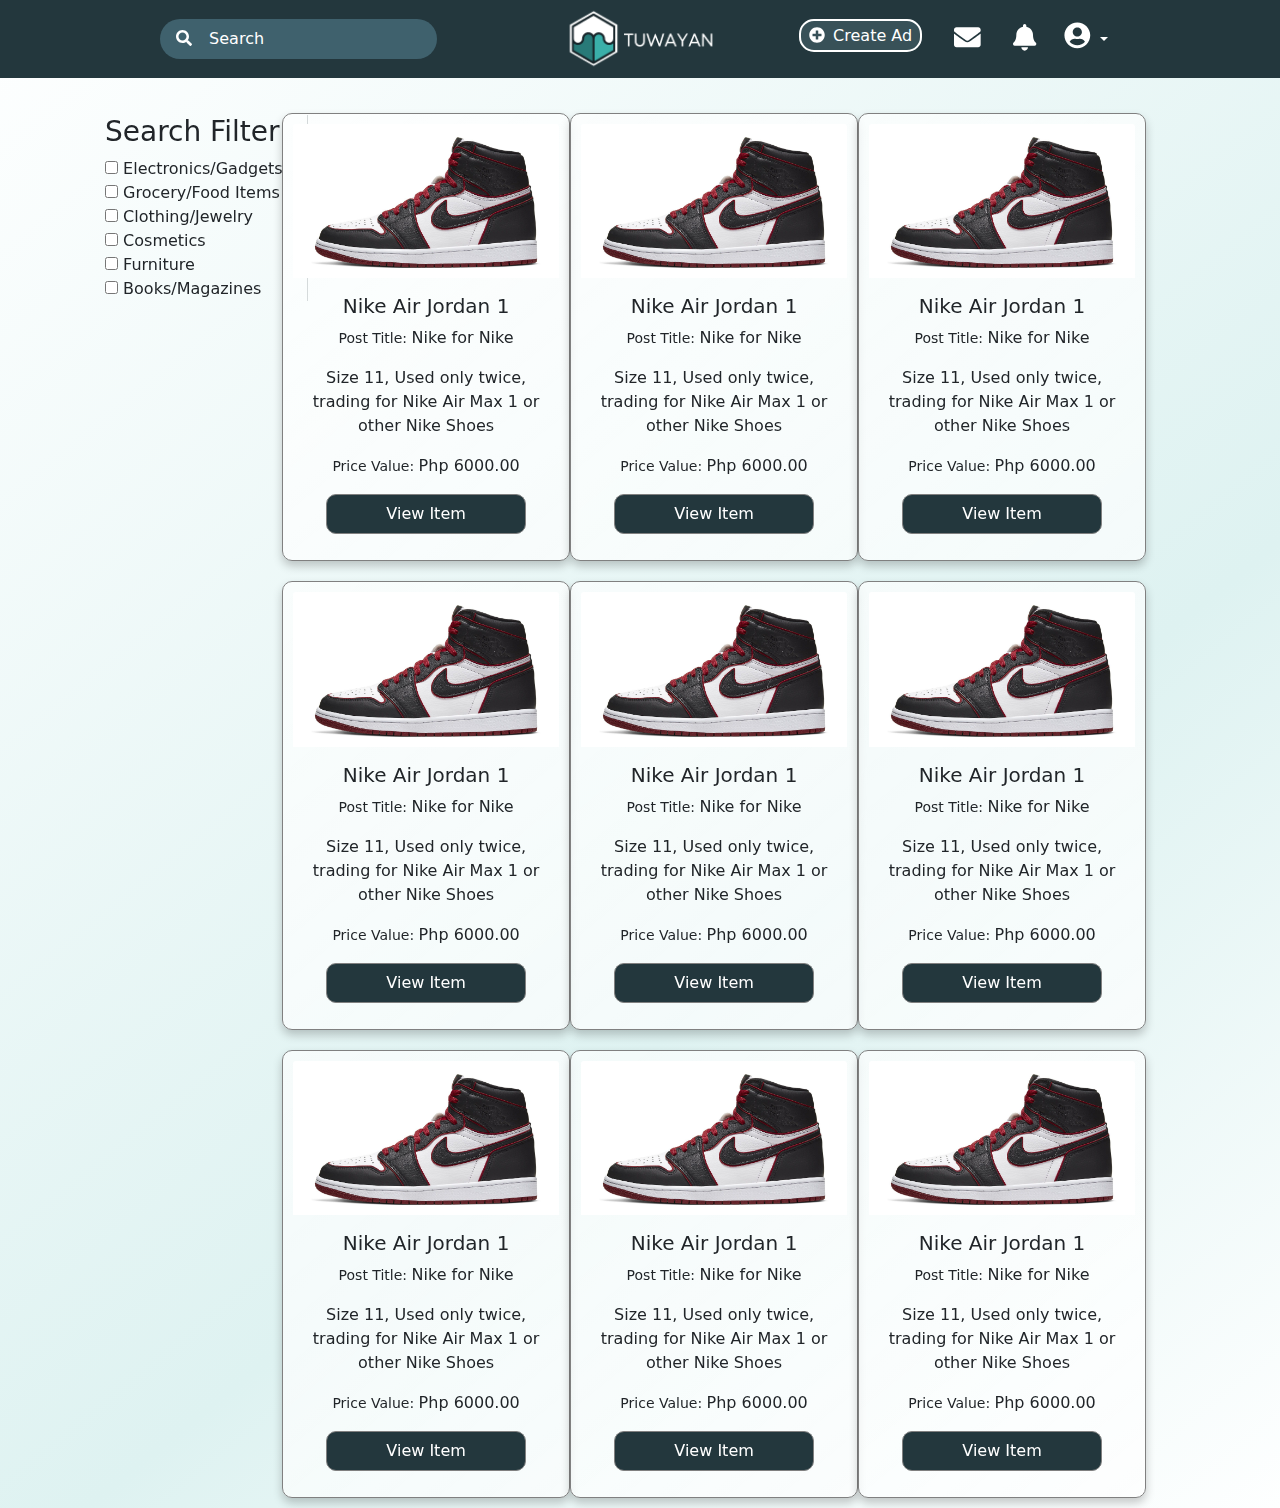
<file: index.html>
<!doctype html>
<html lang="en">
  <head>
    <!-- Required meta tags -->
    <meta charset="utf-8">
    <meta name="viewport" content="width=device-width, initial-scale=1">

    <!--JS-->
    <script src="js/jquery-3.6.0.min.js"></script>
    <script src="js/popper.min.js"></script>
    <script src="js/bootstrap.min.js"></script>
    <script src="js/all.js"></script>
    
    <!--CSS -->
    <link rel="stylesheet" href="css/bootstrap.min.css" type="text/css" media="all"/>
    <link rel="stylesheet" href="css/style.css" type="text/css" media="all"/>
    <link rel="stylesheet" href="css/all.css" type="text/css"/> <!-- Font Awesome-->

    <title>Advertisement Forms</title>

  </head>

  <body>

    <nav class="navbar navbar-expand-lg navbar-light sticky-top" id="navbar-custom">
      <a class="navbar-brand custom-brand" href="index.html"><img src="assets/logo_2.png" id="logo"></a>
      <button class="navbar-toggler" type="button" data-toggle="collapse" data-target="#navbarSupportedContent" aria-controls="navbarSupportedContent" aria-expanded="false" aria-label="Toggle navigation">
        <span class="navbar-toggler-icon"></span>
      </button>
    
      <div class="collapse navbar-collapse" id="navbarSupportedContent">
        <form class="form-inline my-2 my-lg-0">
          <div id="search">
            <button id="searchbutton" type="submit"><i class="fas fa-search"></i></button>
            <input class="form-control mr-sm-2" id="searchbar" type="search" placeholder="Search" aria-label="Search">
          </div>
        </form>
        <ul class="navbar-nav ms-auto">
          <li class="nav-item nav-item-space" id="create-ad">
              <a class="nav-link" href="createadvertisement.html"><span id="create-ad-button"><i class="fas fa-plus-circle"></i>Create Ad</span><span class="sr-only"></span></a>
            </li>
          <li class="nav-item nav-item-space active">
            <a class="nav-link" href="messages.html"><i class="fas fa-envelope icon-white"></i><span class="sr-only">(current)</span></a>
          </li>
          <li class="nav-item nav-item-space">
              <a class="nav-link" href="notifications.html"><i class="fas fa-bell icon-white"></i><span class="sr-only"></span></a>
            </li>
            <li>
              <div class="dropdown">
                  <button class="btn btn-secondary dropdown-toggle" type="button" id="dropdownMenu2" data-bs-toggle="dropdown" aria-expanded="false" style="background-color: #00808000; border: 0;">
                      <i class="fas fa-user-circle icon-white"></i>
                  </button>
                  <ul class="dropdown-menu" aria-labelledby="dropdownMenu2">
                    <li><a class="dropdown-item" href="profile.html">My Profile</a></li>
                    <li><a class="dropdown-item" href="support.html">Help Support</a></li>
                    <li><hr class="dropdown-divider"></li>
                    <li><a class="dropdown-item" href="login.html">Logout</a></li>
                  </ul>
                </div>
              </li>
        </ul>
      </div>
    </nav>





  <div id="content">
    <div id="sidebar">
      <div id="sidebar-content">
        <h3>Search Filter</h3>
        <input type="checkbox" id="Electronics" name="Electronics">
        <label for="Electronics/Gadgets"> Electronics/Gadgets</label><br>

        <input type="checkbox" id="Grocery" name="Grocery">
        <label for="Grocery/Food"> Grocery/Food Items</label><br>

        <input type="checkbox" id="Clothing" name="Clothing">
        <label for="Clothing/Jewelry"> Clothing/Jewelry</label><br>

        <input type="checkbox" id="Cosmetics" name="Cosmetics">
        <label for="Cosmetics"> Cosmetics</label><br>

        <input type="checkbox" id="Furniture" name="Furniture">
        <label for="Furniture"> Furniture</label><br>

        <input type="checkbox" id="Books" name="Books">
        <label for="Books"> Books/Magazines</label><br>
      </div>


    </div>
    <div id="main">
        <div class="container-fluid">
 

            <div class="row">          
                <div class="col-xl-4 col-lg-4 col-md-6 col-sm-6 col-xs-6 demo">
                  <div class="card demo ad" style="width: 18rem;">
                    <img src="assets/nike.jpg" id="displayitem" class="card-img-top" alt="...">
                    <div class="card-body">
                      <h5 class="card-title">Nike Air Jordan 1</h5>
                      <p><small>Post Title: </small>Nike for Nike</p>
                      <p class="card-text"> Size 11, Used only twice, trading for Nike Air Max 1 or other Nike Shoes</p>
                      <p><small>Price Value: </small>Php 6000.00</p>
                      <a href="ad.html"><button type="button" id="ViewItem">View Item</button></a>
                    </div>
                  </div>
                </div>
                <div class="col-xl-4 col-lg-4 col-md-6 col-sm-6 col-xs-6 demo">
                  <div class="card demo ad" style="width: 18rem;">
                    <img src="assets/nike.jpg" id="displayitem" class="card-img-top" alt="...">
                    <div class="card-body">
                      <h5 class="card-title">Nike Air Jordan 1</h5>
                      <p><small>Post Title: </small>Nike for Nike</p>
                      <p class="card-text"> Size 11, Used only twice, trading for Nike Air Max 1 or other Nike Shoes</p>
                      <p><small>Price Value: </small>Php 6000.00</p>
                      <a href="ad.html"><button type="button" id="ViewItem">View Item</button></a>
                    </div>
                  </div>
                </div>
                <div class="col-xl-4 col-lg-4 col-md-6 col-sm-6 col-xs-6 demo">
                  <div class="card demo ad" style="width: 18rem;">
                    <img src="assets/nike.jpg" id="displayitem" class="card-img-top" alt="...">
                    <div class="card-body">
                      <h5 class="card-title">Nike Air Jordan 1</h5>
                      <p><small>Post Title: </small>Nike for Nike</p>
                      <p class="card-text"> Size 11, Used only twice, trading for Nike Air Max 1 or other Nike Shoes</p>
                      <p><small>Price Value: </small>Php 6000.00</p>
                      <a href="ad.html"><button type="button" id="ViewItem">View Item</button></a>
                    </div>
                  </div>
                </div>
              </div><!--End of row-->
              <div class="row">          
                <div class="col-xl-4 col-lg-4 col-md-6 col-sm-6 col-xs-6 demo">
                  <div class="card demo ad" style="width: 18rem;">
                    <img src="assets/nike.jpg" id="displayitem" class="card-img-top" alt="...">
                    <div class="card-body">
                      <h5 class="card-title">Nike Air Jordan 1</h5>
                      <p><small>Post Title: </small>Nike for Nike</p>
                      <p class="card-text"> Size 11, Used only twice, trading for Nike Air Max 1 or other Nike Shoes</p>
                      <p><small>Price Value: </small>Php 6000.00</p>
                      <a href="ad.html"><button type="button" id="ViewItem">View Item</button></a>
                    </div>
                  </div>
                </div>
                <div class="col-xl-4 col-lg-4 col-md-6 col-sm-6 col-xs-6 demo">
                  <div class="card demo ad" style="width: 18rem;">
                    <img src="assets/nike.jpg" id="displayitem" class="card-img-top" alt="...">
                    <div class="card-body">
                      <h5 class="card-title">Nike Air Jordan 1</h5>
                      <p><small>Post Title: </small>Nike for Nike</p>
                      <p class="card-text"> Size 11, Used only twice, trading for Nike Air Max 1 or other Nike Shoes</p>
                      <p><small>Price Value: </small>Php 6000.00</p>
                      <a href="ad.html"><button type="button" id="ViewItem">View Item</button></a>
                    </div>
                  </div>
                </div>
                <div class="col-xl-4 col-lg-4 col-md-6 col-sm-6 col-xs-6 demo">
                  <div class="card demo ad" style="width: 18rem;">
                    <img src="assets/nike.jpg" id="displayitem" class="card-img-top" alt="...">
                    <div class="card-body">
                      <h5 class="card-title">Nike Air Jordan 1</h5>
                      <p><small>Post Title: </small>Nike for Nike</p>
                      <p class="card-text"> Size 11, Used only twice, trading for Nike Air Max 1 or other Nike Shoes</p>
                      <p><small>Price Value: </small>Php 6000.00</p>
                      <a href="ad.html"><button type="button" id="ViewItem">View Item</button></a>
                    </div>
                  </div>
                </div>
              </div><!--End of row-->
              <div class="row">          
                <div class="col-xl-4 col-lg-4 col-md-6 col-sm-6 col-xs-6 demo">
                  <div class="card demo ad" style="width: 18rem;">
                    <img src="assets/nike.jpg" id="displayitem" class="card-img-top" alt="...">
                    <div class="card-body">
                      <h5 class="card-title">Nike Air Jordan 1</h5>
                      <p><small>Post Title: </small>Nike for Nike</p>
                      <p class="card-text"> Size 11, Used only twice, trading for Nike Air Max 1 or other Nike Shoes</p>
                      <p><small>Price Value: </small>Php 6000.00</p>
                      <a href="ad.html"><button type="button" id="ViewItem">View Item</button></a>
                    </div>
                  </div>
                </div>
                <div class="col-xl-4 col-lg-4 col-md-6 col-sm-6 col-xs-6 demo">
                  <div class="card demo ad" style="width: 18rem;">
                    <img src="assets/nike.jpg" id="displayitem" class="card-img-top" alt="...">
                    <div class="card-body">
                      <h5 class="card-title">Nike Air Jordan 1</h5>
                      <p><small>Post Title: </small>Nike for Nike</p>
                      <p class="card-text"> Size 11, Used only twice, trading for Nike Air Max 1 or other Nike Shoes</p>
                      <p><small>Price Value: </small>Php 6000.00</p>
                      <a href="ad.html"><button type="button" id="ViewItem">View Item</button></a>
                    </div>
                  </div>
                </div>
                <div class="col-xl-4 col-lg-4 col-md-6 col-sm-6 col-xs-6 demo">
                  <div class="card demo ad" style="width: 18rem;">
                    <img src="assets/nike.jpg" id="displayitem" class="card-img-top" alt="...">
                    <div class="card-body">
                      <h5 class="card-title">Nike Air Jordan 1</h5>
                      <p><small>Post Title: </small>Nike for Nike</p>
                      <p class="card-text"> Size 11, Used only twice, trading for Nike Air Max 1 or other Nike Shoes</p>
                      <p><small>Price Value: </small>Php 6000.00</p>
                      <a href="ad.html"><button type="button" id="ViewItem">View Item</button></a>
                    </div>
                  </div>
                </div>
              </div><!--End of row-->
        

    </div>
    
</div>



 
      







  </body>
</html>
</file>
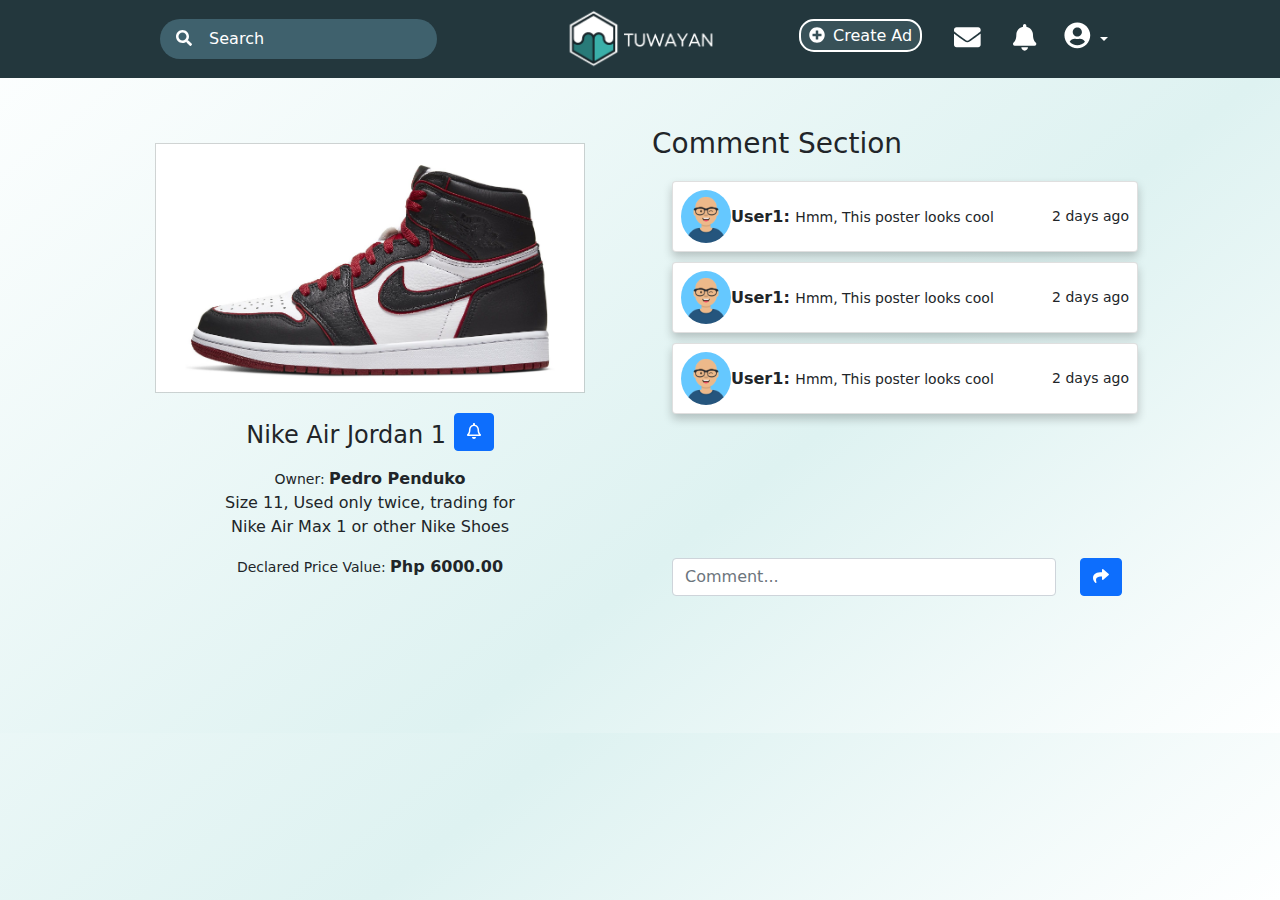
<file: ad.html>
<!doctype html>
<html lang="en">
  <head>
    <!-- Required meta tags -->
    <meta charset="utf-8">
    <meta name="viewport" content="width=device-width, initial-scale=1">

    <!--JS-->
    <script src="js/jquery-3.6.0.min.js"></script>
    <script src="js/popper.min.js"></script>
    <script src="js/bootstrap.min.js"></script>
    <script src="js/all.js"></script>
    
    <!--CSS -->
    <link rel="stylesheet" href="css/bootstrap.min.css" type="text/css" media="all"/>
    <link rel="stylesheet" href="css/style.css" type="text/css" media="all"/>
    <link rel="stylesheet" href="css/all.css" type="text/css"/> <!-- Font Awesome-->

    <title>Advertisement Forms</title>

  </head>

  <body>

    <nav class="navbar navbar-expand-lg navbar-light sticky-top" id="navbar-custom">
      <a class="navbar-brand custom-brand" href="index.html"><img src="assets/logo_2.png" id="logo"></a>
      <button class="navbar-toggler" type="button" data-toggle="collapse" data-target="#navbarSupportedContent" aria-controls="navbarSupportedContent" aria-expanded="false" aria-label="Toggle navigation">
        <span class="navbar-toggler-icon"></span>
      </button>
    
      <div class="collapse navbar-collapse" id="navbarSupportedContent">
        <form class="form-inline my-2 my-lg-0">
          <div id="search">
            <button id="searchbutton" type="submit"><i class="fas fa-search"></i></button>
            <input class="form-control mr-sm-2" id="searchbar" type="search" placeholder="Search" aria-label="Search">
          </div>
        </form>
        <ul class="navbar-nav ms-auto">
          <li class="nav-item nav-item-space" id="create-ad">
              <a class="nav-link" href="createadvertisement.html"><span id="create-ad-button"><i class="fas fa-plus-circle"></i>Create Ad</span><span class="sr-only"></span></a>
            </li>
          <li class="nav-item nav-item-space active">
            <a class="nav-link" href="messages.html"><i class="fas fa-envelope icon-white"></i><span class="sr-only">(current)</span></a>
          </li>
          <li class="nav-item nav-item-space">
              <a class="nav-link" href="notifications.html"><i class="fas fa-bell icon-white"></i><span class="sr-only"></span></a>
            </li>
            <li>
              <div class="dropdown">
                  <button class="btn btn-secondary dropdown-toggle" type="button" id="dropdownMenu2" data-bs-toggle="dropdown" aria-expanded="false" style="background-color: #00808000; border: 0;">
                      <i class="fas fa-user-circle icon-white"></i>
                  </button>
                  <ul class="dropdown-menu" aria-labelledby="dropdownMenu2">
                    <li><a class="dropdown-item" href="profile.html">My Profile</a></li>
                    <li><a class="dropdown-item" href="support.html">Help Support</a></li>
                    <li><hr class="dropdown-divider"></li>
                    <li><a class="dropdown-item" href="login.html">Logout</a></li>
                  </ul>
                </div>
              </li>
        </ul>
      </div>
    </nav>


   

  <div id="content">
      
  <div class="container-fluid">
    <div class="row">
      <div class="col-xl-6 itemdescription">
        <img src="assets/nike.jpg" id="showitem">
        <h4>Nike Air Jordan 1 <button type="submit" class="btn btn-primary mb-2"><i class="far fa-bell"></i></button></h4>
        <span><small>Owner: </small><b>Pedro Penduko</b></span>
        <p>Size 11, Used only twice, trading for </br>Nike Air Max 1 or other Nike Shoes</p>
        <span><small>Declared Price Value: </small><b>Php 6000.00</b></span>
  
      </div><!--End of itemdescription/Left Col-->



      <div class="col-xl-6 CommentSection">
      </br>
        <div class="CommentSectionHeader">
        </br>
          <h3>Comment Section</h3>
        </div>
        <div class="commentarea">
          
          <div class="card p-2 comments">
            <div class="d-flex justify-content-between align-items-center">
                <div class="user d-flex flex-row align-items-center"> 
                  <img src="assets/useravatar.jpg" width="50px" class="user-img rounded-circle"> 
                   <span><b>User1: </b><small>Hmm, This poster looks cool</small></span> 
                  </div> 
                  <small>2 days ago</small>
                </div>
            </div><!--end of comments-->
            <div class="card p-2 comments">
              <div class="d-flex justify-content-between align-items-center">
                  <div class="user d-flex flex-row align-items-center"> 
                    <img src="assets/useravatar.jpg" width="50px" class="user-img rounded-circle"> 
                     <span><b>User1: </b><small>Hmm, This poster looks cool</small></span> 
                    </div> 
                    <small>2 days ago</small>
                  </div>
              </div><!--end of comments-->
              <div class="card p-2 comments">
                <div class="d-flex justify-content-between align-items-center">
                    <div class="user d-flex flex-row align-items-center"> 
                      <img src="assets/useravatar.jpg" width="50px" class="user-img rounded-circle"> 
                       <span><b>User1: </b><small>Hmm, This poster looks cool</small></span> 
                      </div> 
                      <small>2 days ago</small>
                    </div>
                </div><!--end of comments-->      

            
        </br>
        
      </br>
      
    </br>
    
  </br>
  
</br>

</br>

            
         

        
          <form>
            <div class="row">
              <div class="col-xl-10 col-lg-10 col-sm-10 col-xs-10">
                <input type="text" class="form-control" placeholder="Comment...">
              </div>
              <div class="col-xl-1 col-lg-1 col-sm-1 col-xs-1">
                <button type="submit" class="btn btn-primary mb-2"><i class="fas fa-share"></i></button>
              </div>
            </div>
          </form>

        </br>

        </div><!--End of commentarea-->
          


      </div><!--End of Right Col-->

      


      
    </div>

    



  </div>
  </div>
  

  










        </div>
    </div>
</div>



 
      







  </body>
</html>
</file>
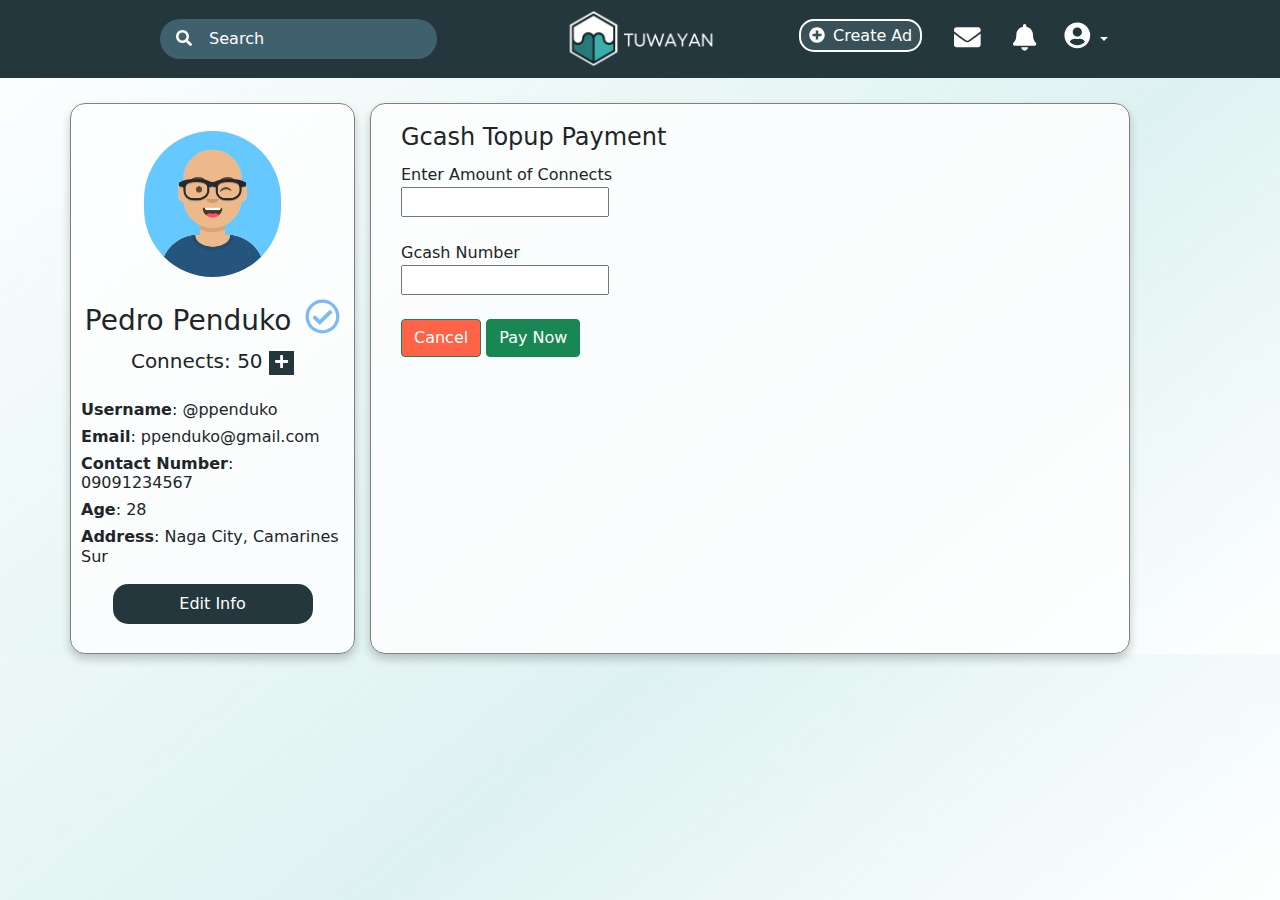
<file: connects.html>
<!doctype html>
<html lang="en">
  <head>
    <!-- Required meta tags -->
    <meta charset="utf-8">
    <meta name="viewport" content="width=device-width, initial-scale=1">

    <!--JS-->
    <script src="js/jquery-3.6.0.min.js"></script>
    <script src="js/popper.min.js"></script>
    <script src="js/bootstrap.min.js"></script>
    <script src="js/all.js"></script>
    
    <!--CSS -->
    <link rel="stylesheet" href="css/bootstrap.min.css" type="text/css" media="all"/>
    <link rel="stylesheet" href="css/style.css" type="text/css" media="all"/>
    <link rel="stylesheet" href="css/all.css" type="text/css"/> <!-- Font Awesome-->

    <title>Add Connects</title>

  </head>

  <body>

    <nav class="navbar navbar-expand-lg navbar-light sticky-top" id="navbar-custom">
      <a class="navbar-brand custom-brand" href="index.html"><img src="assets/logo_2.png" id="logo"></a>
      <button class="navbar-toggler" type="button" data-toggle="collapse" data-target="#navbarSupportedContent" aria-controls="navbarSupportedContent" aria-expanded="false" aria-label="Toggle navigation">
        <span class="navbar-toggler-icon"></span>
      </button>
    
      <div class="collapse navbar-collapse" id="navbarSupportedContent">
        <form class="form-inline my-2 my-lg-0">
          <div id="search">
            <button id="searchbutton" type="submit"><i class="fas fa-search"></i></button>
            <input class="form-control mr-sm-2" id="searchbar" type="search" placeholder="Search" aria-label="Search">
          </div>
        </form>
        <ul class="navbar-nav ms-auto">
          <li class="nav-item nav-item-space" id="create-ad">
              <a class="nav-link" href="createadvertisement.html"><span id="create-ad-button"><i class="fas fa-plus-circle"></i>Create Ad</span><span class="sr-only"></span></a>
            </li>
          <li class="nav-item nav-item-space active">
            <a class="nav-link" href="messages.html"><i class="fas fa-envelope icon-white"></i><span class="sr-only">(current)</span></a>
          </li>
          <li class="nav-item nav-item-space">
            <a class="nav-link" href="notifications.html"><i class="fas fa-bell icon-white"></i><span class="sr-only"></span></a>
          </li>
          <li>
            <div class="dropdown">
                <button class="btn btn-secondary dropdown-toggle" type="button" id="dropdownMenu2" data-bs-toggle="dropdown" aria-expanded="false" style="background-color: #00808000; border: 0;">
                    <i class="fas fa-user-circle icon-white"></i>
                </button>
                <ul class="dropdown-menu" aria-labelledby="dropdownMenu2">
                  <li><a class="dropdown-item" href="profile.html">My Profile</a></li>
                  <li><a class="dropdown-item" href="support.html">Help Support</a></li>
                  <li><hr class="dropdown-divider"></li>
                  <li><a class="dropdown-item" href="login.html">Logout</a></li>
                </ul>
              </div>
            </li>
        </ul>
      </div>
    </nav>




    <div class="container">

        <div class="row" style="margin-top: 15px;">

            <div class="col-xl-3 col-lg-3 col-sm-3 col-xs-3 usertab spacing">
                <img src="assets/useravatar.jpg" id="useravatar">
                <h3>Pedro Penduko <span><i class="far fa-check-circle" style="font-size: 35px; margin-left: 5px; color:rgba(108, 176, 240, 0.884)"></i></span> </h3>                  
        
               
                <div class="usertabinfo">
                  <span style="text-align: center; font-size: 20px;">Connects: 50 <a href="connects.html"><button type="button" id="addconnects"><i class="fas fa-plus"></i></button></a></span>
                </div>
              </br>


                <div style="text-align: left;">
                    <h6><b>Username</b>: @ppenduko</h6>
                    <h6><b>Email</b>: ppenduko@gmail.com</h6>
                    <h6><b>Contact Number</b>: 09091234567</h6>
                    <h6><b>Age</b>: 28</h6>
                    <h6><b>Address</b>: Naga City, Camarines Sur</h6>
                <div  style="text-align: center;">
                  <a href="forms.html"><button type="button" id="edit-info-button">Edit Info</button></a>
                </div>
              </br>
                
                
                
                    
               



                </div>
                
               




            </div>

            <div class="col-xl-8 col-lg-8 col-sm-8 col-xs-8 profilenavbar spacing" style="margin-left: 15px;">
                <div class="row-fluid" style="padding: 10px 20px 10px 20px;">
                    <form class="form-horizontal">
                      <fieldset>
                        <div id="legend">
                          <legend class="">Gcash Topup Payment</legend>
                        </div>
                   
                   
                        <!-- Amount -->
                        <div class="control-group">
                        </br>
                          <label class="control-label"  for="username">Enter Amount of Connects</label>
                          <div class="controls">
                            <input type="text" id="username" name="username" placeholder="" class="input-xlarge">
                          </div>
                        </div>

                        
                        <!-- Amount -->
                        <div class="control-group">
                        </br>
                          <label class="control-label"  for="username">Gcash Number</label>
                          <div class="controls">
                            <input type="text" id="username" name="username" placeholder="" class="input-xlarge">
                          </div>
                        </div>
                        
                   
                    </br>
                   
                        <!-- Submit -->
                        <div class="control-group">
                          <div class="controls">
                            <a href="profile.html"><button class="btn btn-success" type="button" style="background-color: tomato;">Cancel</button></a> <button class="btn btn-success">Pay Now</button>
                          </div>
                        </div>
                   
                      </fieldset>
                    </form>
                  </div>
                
                  </div><!--End-->


            </div>


        </div><!--End of row-->
    </div><!--End of Container-->
  









 
      







  </body>
</html>
</file>
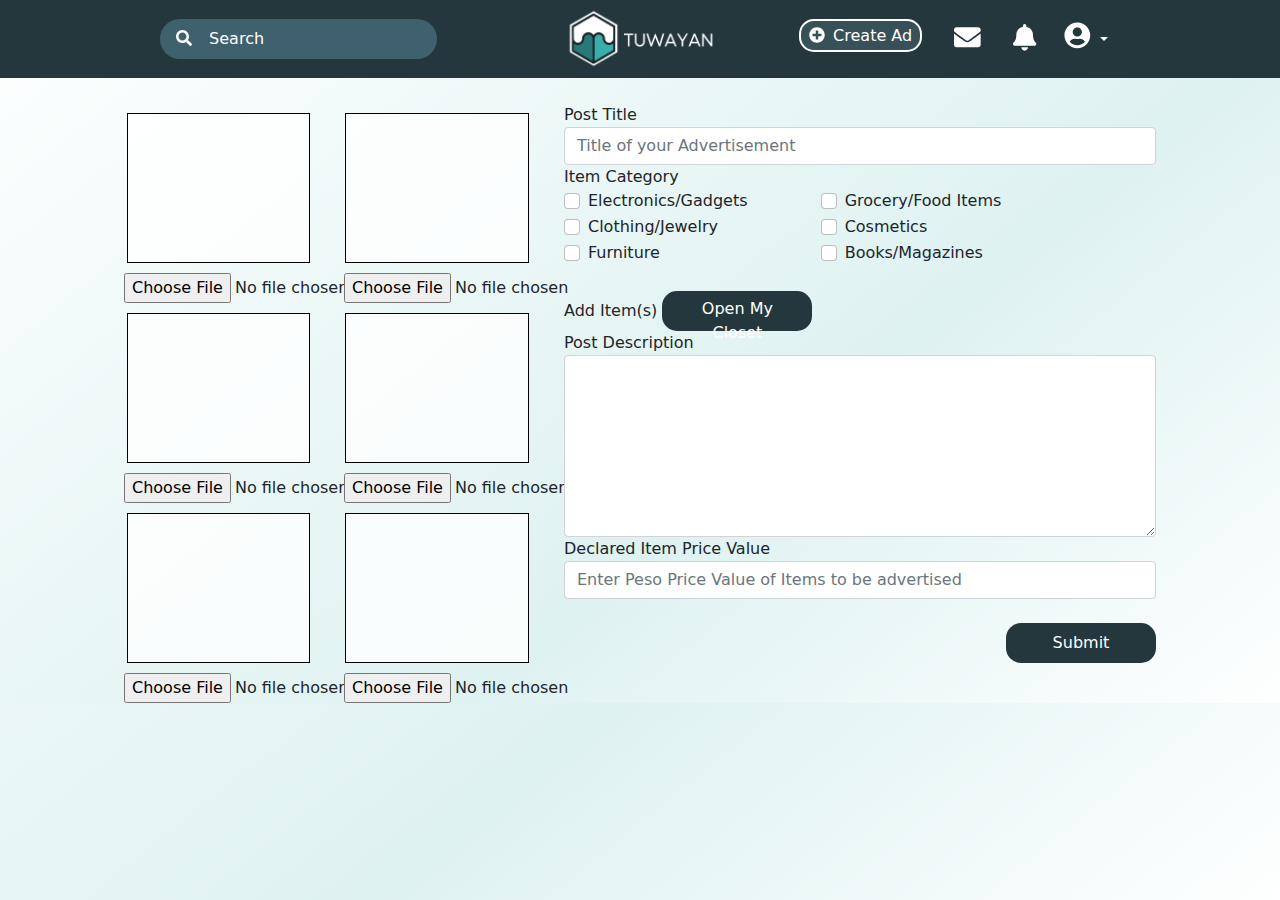
<file: createadvertisement.html>
<!doctype html>
<html lang="en">
  <head>
    <!-- Required meta tags -->
    <meta charset="utf-8">
    <meta name="viewport" content="width=device-width, initial-scale=1">

    <!--JS-->
    <script src="js/jquery-3.6.0.min.js"></script>
    <script src="js/popper.min.js"></script>
    <script src="js/bootstrap.min.js"></script>
    <script src="js/all.js"></script>
    
    <!--CSS -->
    <link rel="stylesheet" href="css/bootstrap.min.css" type="text/css" media="all"/>
    <link rel="stylesheet" href="css/style.css" type="text/css" media="all"/>
    <link rel="stylesheet" href="css/all.css" type="text/css"/> <!-- Font Awesome-->

    <title>Advertisement Forms</title>

  </head>

  <body>

    <nav class="navbar navbar-expand-lg navbar-light sticky-top" id="navbar-custom">
      <a class="navbar-brand custom-brand" href="index.html"><img src="assets/logo_2.png" id="logo"></a>
      <button class="navbar-toggler" type="button" data-toggle="collapse" data-target="#navbarSupportedContent" aria-controls="navbarSupportedContent" aria-expanded="false" aria-label="Toggle navigation">
        <span class="navbar-toggler-icon"></span>
      </button>
    
      <div class="collapse navbar-collapse" id="navbarSupportedContent">
        <form class="form-inline my-2 my-lg-0">
          <div id="search">
            <button id="searchbutton" type="submit"><i class="fas fa-search"></i></button>
            <input class="form-control mr-sm-2" id="searchbar" type="search" placeholder="Search" aria-label="Search">
          </div>
        </form>
        <ul class="navbar-nav ms-auto">
          <li class="nav-item nav-item-space" id="create-ad">
              <a class="nav-link" href="createadvertisement.html"><span id="create-ad-button"><i class="fas fa-plus-circle"></i>Create Ad</span><span class="sr-only"></span></a>
            </li>
          <li class="nav-item nav-item-space active">
            <a class="nav-link" href="messages.html"><i class="fas fa-envelope icon-white"></i><span class="sr-only">(current)</span></a>
          </li>
          <li class="nav-item nav-item-space">
              <a class="nav-link" href="notifications.html"><i class="fas fa-bell icon-white"></i><span class="sr-only"></span></a>
            </li>
            <li>
              <div class="dropdown">
                  <button class="btn btn-secondary dropdown-toggle" type="button" id="dropdownMenu2" data-bs-toggle="dropdown" aria-expanded="false" style="background-color: #00808000; border: 0;">
                      <i class="fas fa-user-circle icon-white"></i>
                  </button>
                  <ul class="dropdown-menu" aria-labelledby="dropdownMenu2">
                    <li><a class="dropdown-item" href="profile.html">My Profile</a></li>
                    <li><a class="dropdown-item" href="support.html">Help Support</a></li>
                    <li><hr class="dropdown-divider"></li>
                    <li><a class="dropdown-item" href="login.html">Logout</a></li>
                  </ul>
                </div>
              </li>
        </ul>
      </div>
    </nav>

    
    <div class="container-fluid">
      <div class="row" id="content">
          
        <div class="col-xl-5 col-lg-5 col-sm-5 col-xs-5" style="text-align: center;">
          <div class="row">
            <div class="col-5" id="defaultitemphoto"></div>
            <div class="col-5" id="defaultitemphoto"></div>
          </div>
          <div class="row">
            <div class="col-6 form-group">
              <input type="file">
            </div>
            <div class="col-6 form-group">
              <input type="file">
            </div>
          </div>
          <div class="row">
            <div class="col-5" id="defaultitemphoto"></div>
            <div class="col-5" id="defaultitemphoto"></div>
          </div>
          <div class="row">
            <div class="col-6 form-group">
              <input type="file">
            </div>
            <div class="col-6 form-group">
              <input type="file">
            </div>
          </div>
          <div class="row">
            <div class="col-5" id="defaultitemphoto"></div>
            <div class="col-5" id="defaultitemphoto"></div>
          </div>
          <div class="row">
            <div class="col-6 form-group">
              <input type="file">
            </div>
            <div class="col-6 form-group">
              <input type="file">
            </div>
          </div>


        </div><!--End of left Column-->

        <div class="col-xl-7 col-lg-7 col-sm-7 col-xs-7">
          <div class="form-group">
            <label for="exampleInputName">Post Title</label>
            <input type="text" name="fullname" class="form-control" id="PostTitle" placeholder="Title of your Advertisement" required="required">
          </div>

          <div class="form-group">
            <label for="exampleFormControlSelect1">Item Category</label>
            <div class="row">
              <div class="col-5">
                <div class="form-check">
                  <input class="form-check-input" type="checkbox" id="flexCheckDefault">
                  <label class="form-check-label" for="flexCheckDefault">
                    Electronics/Gadgets
                  </label>
                </div>
              </div>
              <div class="col-5">
                <div class="form-check">
                  <input class="form-check-input" type="checkbox" id="flexCheckDefault">
                  <label class="form-check-label" for="flexCheckDefault">    
                    Grocery/Food Items
                  </label>
                </div>
              </div>
            </div>
            <div class="row">
              <div class="col-5">
                <div class="form-check">
                  <input class="form-check-input" type="checkbox" id="flexCheckDefault">
                  <label class="form-check-label" for="flexCheckDefault">
                    Clothing/Jewelry
                  </label>
                </div>
              </div>
              <div class="col-5">
                <div class="form-check">
                  <input class="form-check-input" type="checkbox" id="flexCheckDefault">
                  <label class="form-check-label" for="flexCheckDefault">
                    Cosmetics
                  </label>
                </div>
              </div>
            </div>
            <div class="row">
              <div class="col-5">
                <div class="form-check">
                  <input class="form-check-input" type="checkbox" id="flexCheckDefault">
                  <label class="form-check-label" for="flexCheckDefault">
                    Furniture
                  </label>
                </div>
              </div>
              <div class="col-5">
                <div class="form-check">
                  <input class="form-check-input" type="checkbox" id="flexCheckDefault">
                  <label class="form-check-label" for="flexCheckDefault">
                    Books/Magazines
                  </label>
                </div>
              </div>
            </div>
          

          </br>
            <div class="form-group">
              <label for="#additem">Add Item(s)</label>
            
                    <button type="button" id="additem" class="btn btn-primary" data-bs-toggle="modal" data-bs-target="#exampleModal">
                    Open My Closet
                    </button>
                    
                    <div class="modal fade bd-example-modal-lg" id="exampleModal" tabindex="-1" role="dialog" aria-labelledby="exampleModalLabel" aria-hidden="true">
                      <div class="modal-dialog modal-lg" role="document">
                        <div class="modal-content">
                          <div class="modal-header">
                            <h5 class="modal-title" id="exampleModalLabel">My Closet</h5>
                            <button type="button" class="close" data-bs-dismiss="modal" aria-label="Close">
                              <span aria-hidden="true">&times;</span>
                            </button>
                          </div>
                          <div class="modal-body">
                            <table class="table table-hover myadstable">
                              <thead class="bg-white ">
                                <tr>
                                  <th>
                                    <div class="custom-control custom-checkbox">
                                        <input type="checkbox" class="custom-control-input" id="customCheck1">
                                        <label class="custom-control-label" for="customCheck1"></label>
                                    </div></th>
                                  <th>Item Name</th>
                                  <th>Category</th>
                                  <th>Quantity</th>
                                  <th>Photos</th>
                                  <th>Actions</th>
                                  
                                </tr>
                              </thead>
                              <tbody>
                                <tr>
                                  <td>
                                      <div class="custom-control custom-checkbox">
                                        <input type="checkbox" class="custom-control-input" id="customCheck1">
                                        <label class="custom-control-label" for="customCheck1"></label>
                                    </div>
                                  </td>
                                  <td>
                                    <a href="ad.html"><small>Nike Air Jordan 1</small></a>
                                  </td>
                                  


                                  <td><small>Clothing/Jewelry</small></td>
                                  <td><small>1</small></td>
                                  <td>
                                    <img src="assets/nike.jpg" alt="Nike image" id="itemimage">
                                    
                                  <td>
                                      <a href="ad.html"><i class="far fa-edit"></i></a>
                                      /
                                      <a href="#"><i class="fa fa-trash"></i></a>
                                  </td>
                                </tr>
                                <tr>
                                  <td>
                                    <div class="custom-control custom-checkbox">
                                      <input type="checkbox" class="custom-control-input" id="customCheck1">
                                      <label class="custom-control-label" for="customCheck1"></label>
                                    </div>
                                  </td>

                                  <td><a href="ad.html"><small>iPhone X</small></a></td>
                                  <td><small>Electronics/Gadgets</small></td>
                                  <td><small>1</small></td>
                                  <td>
                                    <img src="assets/item.jpg" alt="iphone image" id="itemimage">
                                    
                                  <td>
                                      <a href="ad.html"><i class="far fa-edit"></i></a>
                                      /
                                      <a href="#"><i class="fa fa-trash"></i></a>
                                  </td>
                                </tr>
                                
                
                              
                              </tbody>
                            </table>

                          </div>
                          <div class="modal-footer">
                            <button type="button" class="btn btn-secondary" data-bs-dismiss="modal">Close</button>
                            <button type="button" class="btn btn-primary">Save changes</button>
                          </div>
                        </div>
                      </div>
                    </div>
                  </br>
                  <div class="form-group">
                    <label for="PostDescription">Post Description</label>
                    <textarea class="form-control" id="PostDescription" rows="7"></textarea>
                  </div>
                  <div class="form-group">
                    <label for="exampleInputName">Declared Item Price Value</label>
                    <input type="text" name="fullname" class="form-control" id="itemvalue" placeholder="Enter Peso Price Value of Items to be advertised" required="required">
                  </div>


                  
                </br>
            <input type="submit" class="btnRegister" id="additem" value="Submit" style="float: right;"/>
              </div>










            
            




        </div><!--End of Right Column-->


      </div>
    </div>


  









 
      







  </body>
</html>
</file>
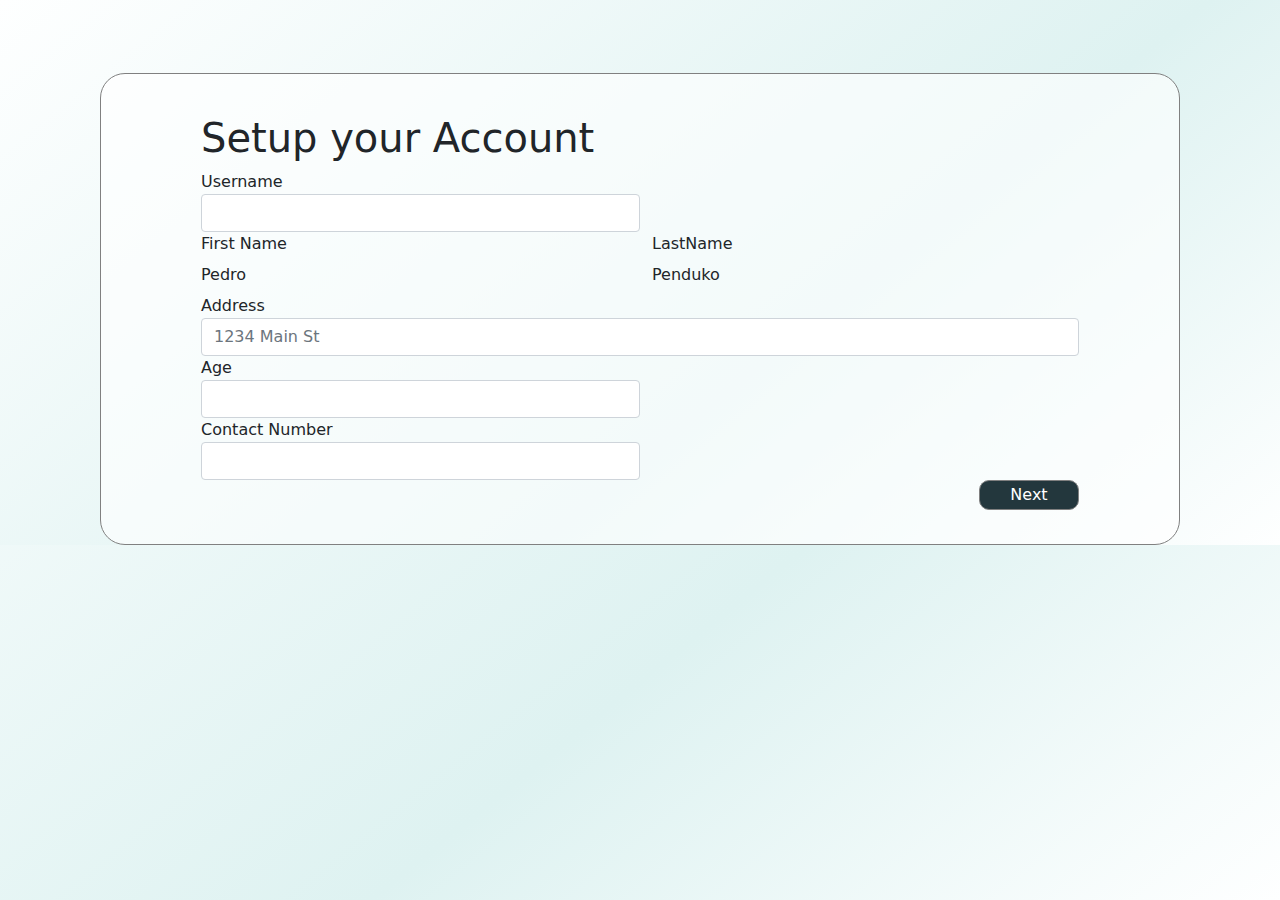
<file: forms.html>
<!doctype html>
<html lang="en">
  <head>
    <!-- Required meta tags -->
    <meta charset="utf-8">
    <meta name="viewport" content="width=device-width, initial-scale=1">



    <!--JS-->
    <script src="js/bootstrap.min.js"></script>
    <script src="js/all.js "></script>



    <!--CSS -->
    <link rel="stylesheet" href="css/bootstrap.min.css" type="text/css" media="all"/>
    <link rel="stylesheet" href="css/style.css" type="text/css" media="all"/>
    <link rel="stylesheet" href="css/all.css" type="text/css"/> <!-- Font Awesome-->
    

    




    <title>Setup your Account Page</title>




  </head>


  <body>


  </br>
    </br>
    <div id="content">
        <div class="formsbg">
        <h1>Setup your Account</h1>
            <form>
                <div class="form-row">
                  <div class="form-group col-md-6">
                    <label for="FirstName">Username</label>
                    <input type="text" class="form-control" id="Username" placeholder="">
                  </div>

                  <div class="row">
                    <div class="form-group col-md-6">
                      <label for="FirstName">First Name</label>
                      <input type="text" readonly class="form-control-plaintext" id="FirstName" value="Pedro">
                    </div>
                    <div class="form-group col-md-6">
                      <label for="LastName">LastName</label>
                      <input type="text" readonly class="form-control-plaintext" id="LastName" value="Penduko">
                    </div>
                  </div>

                  
                </div>
                <div class="form-group">
                  <label for="inputAddress">Address</label>
                  <input type="text" class="form-control" id="inputAddress" placeholder="1234 Main St">
                </div>
                <div class="form-row">
                    <div class="form-group col-md-6">
                      <label for="inputage">Age</label>
                      <input type="text" class="form-control" id="inputage">
                    </div>
                   
                  </div>
                <div class="form-row">
                  <div class="form-group col-md-6">
                    <label for="inputcontactnumber">Contact Number</label>
                    <input type="text" class="form-control" id="inputcontactnumber">
                  </div>
                 
                </div>
                <a href="forms2.html"><button type="button" id="Save">Next</button></a>
            </br>

            </form>

              


        </div>


    </div>








  </body>
</html>
</file>
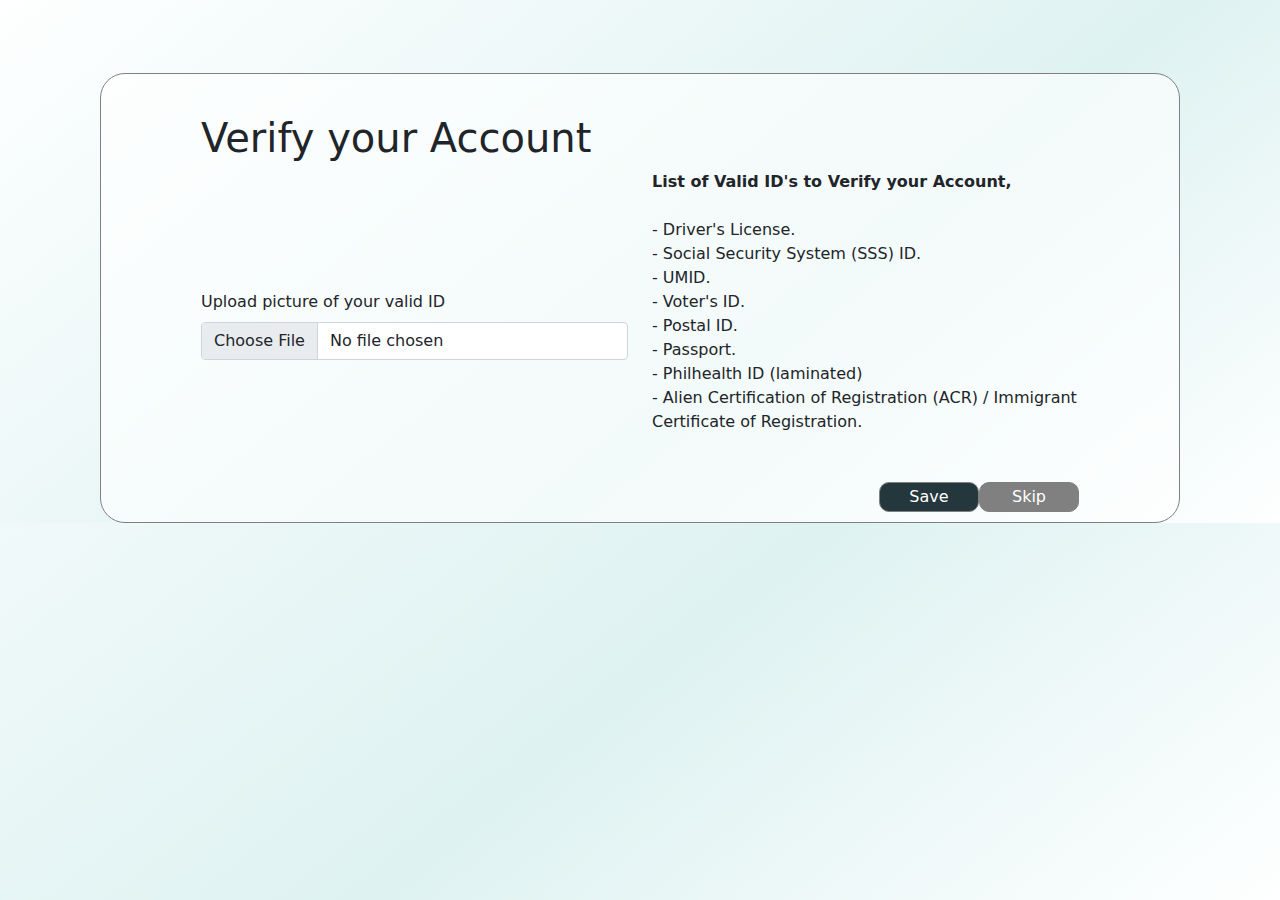
<file: forms2.html>
<!doctype html>
<html lang="en">
  <head>
    <!-- Required meta tags -->
    <meta charset="utf-8">
    <meta name="viewport" content="width=device-width, initial-scale=1">



    <!--JS-->
    <script src="js/bootstrap.min.js"></script>
    <script src="js/all.js "></script>



    <!--CSS -->
    <link rel="stylesheet" href="css/bootstrap.min.css" type="text/css" media="all"/>
    <link rel="stylesheet" href="css/style.css" type="text/css" media="all"/>
    <link rel="stylesheet" href="css/all.css" type="text/css"/> <!-- Font Awesome-->
    

    




    <title>Setup your Account Page</title>




  </head>


  <body>


  </br>
    </br>
    <div id="content">
        
        <div class="formsbg">
        <h1>Verify your Account</h1>
            <div class="row">
                <div class="col">
                </br>
            </br>
        </br>
    </br>
</br>
                    <label class="form-label" for="customFile">Upload picture of your valid ID</label>
                    <input type="file" class="form-control" id="customFile" />
                </div>
                <div class="col">
                <b>List of Valid ID's to Verify your Account,</b>
            </br>
                <small><i></i></small>    
                
    </br>
                    - Driver's License.</br>
                    - Social Security System (SSS) ID.</br>
                    - UMID.</br>
                    - Voter's ID.</br>
                    - Postal ID.</br>
                    - Passport.</br>
                    - Philhealth ID (laminated)</br>
                    - Alien Certification of Registration (ACR) / Immigrant Certificate of Registration. </br>
                </br>
            </br>
            
                </div>
            </div>
        

            <div class="row" style="float: right;" >
                <span><a href="index.html"><button type="button" id="Save" style="background-color: gray;">Skip</button></a> <a href="index.html"><button type="button" id="Save">Save</button></a> </span>
            </br>
            </div>

        </div>

    </div>








  </body>
</html>
</file>
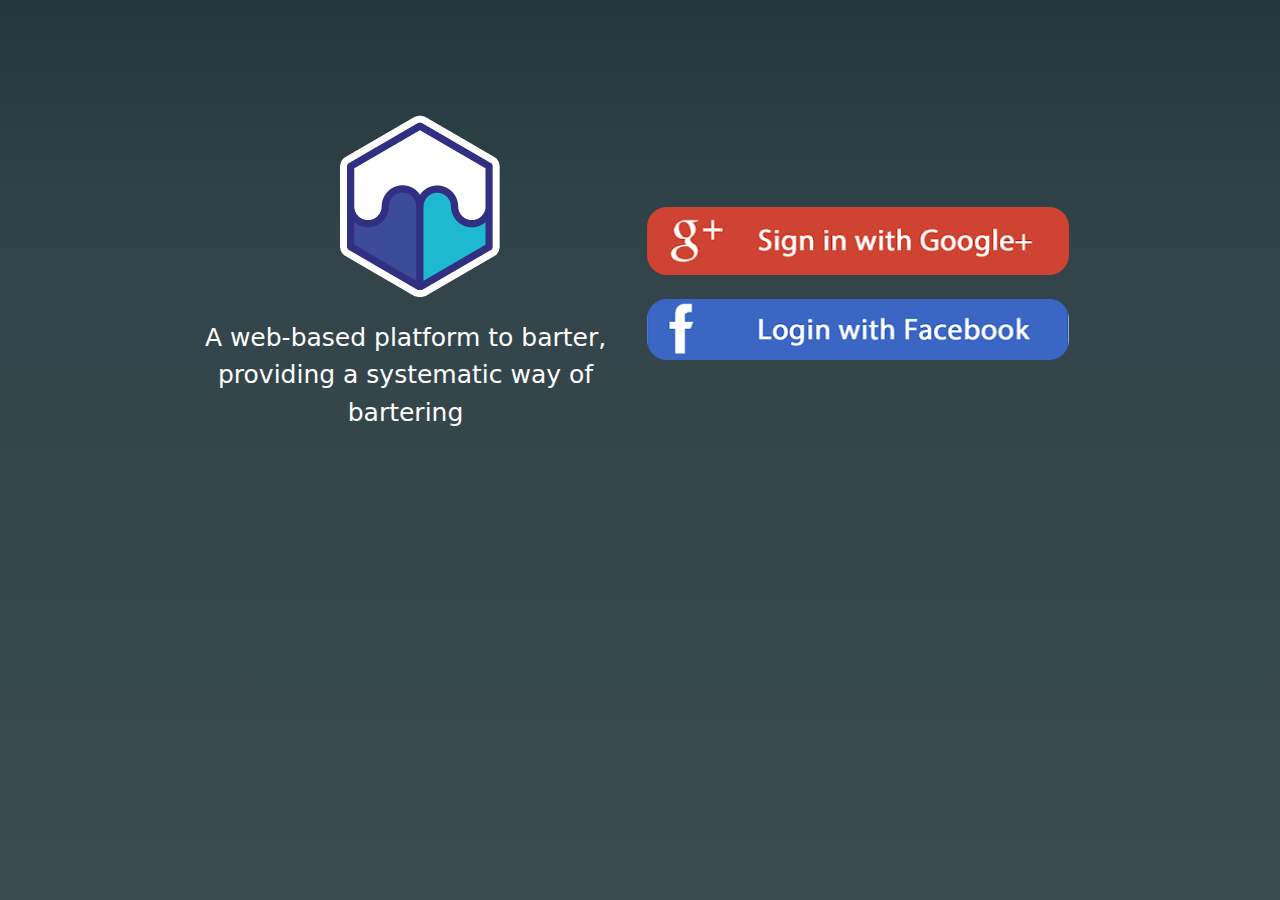
<file: login.html>
<!doctype html>
<html lang="en">
  <head>
    <!-- Required meta tags -->
    <meta charset="utf-8">
    <meta name="viewport" content="width=device-width, initial-scale=1">



    <!--JS-->
    <script src="js/bootstrap.min.js"></script>
    <script src="js/all.js "></script>



    <!--CSS -->
    <link rel="stylesheet" href="css/bootstrap.min.css" type="text/css" media="all"/>
    <link rel="stylesheet" href="css/style.css" type="text/css" media="all"/>
    <link rel="stylesheet" href="css/all.css" type="text/css"/> <!-- Font Awesome-->
    <link rel="stylesheet" href="css/bootstrap.min.css" type="text/css" media="all"/>
    

    




    <title>My Profile</title>




  </head>


  <body>  
    <div class="row loginbg">

        <div class="col-xl-6 col-lg-6 col-sm-6 col-xs-6" style="margin-top: 7%; padding-left: 200px;">

            <img src="assets/logo.png" style="padding-left: 120px;">
            <p style="color: white; font-size: 25px; text-align: center;">A web-based platform to barter, providing a systematic way of bartering</p>
        
        </div>


    




        <div class="col-xl-6 col-lg-6 col-sm-6 col-xs-6" style="margin-top: 16%;">
            <a href="forms.html"><img src="assets/logingmail.png" id="logingmail"></a>
        </br>
        </br>
            <a href="forms.html"><img src="assets/loginfb.png" id="loginfb"></a>

        </div>

    </div>




  </body>
</html>
</file>
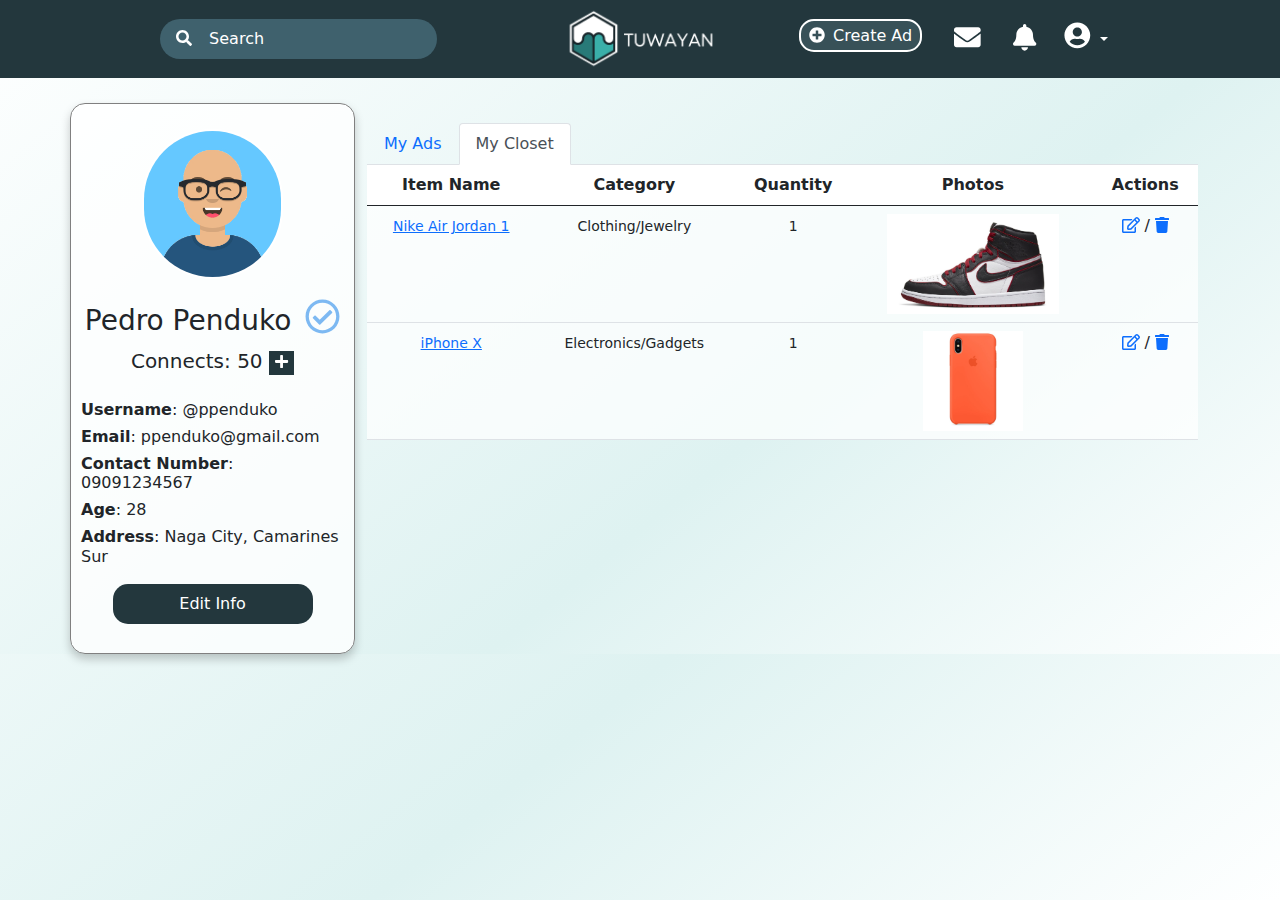
<file: mycloset.html>
<!doctype html>
<html lang="en">
  <head>
    <!-- Required meta tags -->
    <meta charset="utf-8">
    <meta name="viewport" content="width=device-width, initial-scale=1">

    <!--JS-->
    <script src="js/jquery-3.6.0.min.js"></script>
    <script src="js/popper.min.js"></script>
    <script src="js/bootstrap.min.js"></script>
    <script src="js/all.js"></script>
    
    <!--CSS -->
    <link rel="stylesheet" href="css/bootstrap.min.css" type="text/css" media="all"/>
    <link rel="stylesheet" href="css/style.css" type="text/css" media="all"/>
    <link rel="stylesheet" href="css/all.css" type="text/css"/> <!-- Font Awesome-->

    <title>Advertisement Forms</title>

  </head>

  <body>

    <nav class="navbar navbar-expand-lg navbar-light sticky-top" id="navbar-custom">
      <a class="navbar-brand custom-brand" href="index.html"><img src="assets/logo_2.png" id="logo"></a>
      <button class="navbar-toggler" type="button" data-toggle="collapse" data-target="#navbarSupportedContent" aria-controls="navbarSupportedContent" aria-expanded="false" aria-label="Toggle navigation">
        <span class="navbar-toggler-icon"></span>
      </button>
    
      <div class="collapse navbar-collapse" id="navbarSupportedContent">
        <form class="form-inline my-2 my-lg-0">
          <div id="search">
            <button id="searchbutton" type="submit"><i class="fas fa-search"></i></button>
            <input class="form-control mr-sm-2" id="searchbar" type="search" placeholder="Search" aria-label="Search">
          </div>
        </form>
        <ul class="navbar-nav ms-auto">
          <li class="nav-item nav-item-space" id="create-ad">
              <a class="nav-link" href="createadvertisement.html"><span id="create-ad-button"><i class="fas fa-plus-circle"></i>Create Ad</span><span class="sr-only"></span></a>
            </li>
          <li class="nav-item nav-item-space active">
            <a class="nav-link" href="messages.html"><i class="fas fa-envelope icon-white"></i><span class="sr-only">(current)</span></a>
          </li>
          <li class="nav-item nav-item-space">
              <a class="nav-link" href="notifications.html"><i class="fas fa-bell icon-white"></i><span class="sr-only"></span></a>
            </li>
            <li>
              <div class="dropdown">
                  <button class="btn btn-secondary dropdown-toggle" type="button" id="dropdownMenu2" data-bs-toggle="dropdown" aria-expanded="false" style="background-color: #00808000; border: 0;">
                      <i class="fas fa-user-circle icon-white"></i>
                  </button>
                  <ul class="dropdown-menu" aria-labelledby="dropdownMenu2">
                    <li><a class="dropdown-item" href="profile.html">My Profile</a></li>
                    <li><a class="dropdown-item" href="support.html">Help Support</a></li>
                    <li><hr class="dropdown-divider"></li>
                    <li><a class="dropdown-item" href="login.html">Logout</a></li>
                  </ul>
                </div>
              </li>
        </ul>
      </div>
    </nav>




    <div class="container">

      <div class="row" style="margin-top: 15px;">

          <div class="col-xl-3 col-lg-3 col-sm-3 col-xs-3 usertab spacing">
              <img src="assets/useravatar.jpg" id="useravatar">
              <h3>Pedro Penduko <span><i class="far fa-check-circle" style="font-size: 35px; margin-left: 5px; color:rgba(108, 176, 240, 0.884)"></i></span> </h3>                  
      
             
              <div class="usertabinfo">
                <span style="text-align: center; font-size: 20px;">Connects: 50 <a href="connects.html"><button type="button" id="addconnects"><i class="fas fa-plus"></i></button></a></span>
              </div>
            </br>


              <div style="text-align: left;">
                  <h6><b>Username</b>: @ppenduko</h6>
                  <h6><b>Email</b>: ppenduko@gmail.com</h6>
                  <h6><b>Contact Number</b>: 09091234567</h6>
                  <h6><b>Age</b>: 28</h6>
                  <h6><b>Address</b>: Naga City, Camarines Sur</h6>
              <div  style="text-align: center;">
                <a href="forms.html"><button type="button" id="edit-info-button">Edit Info</button></a>
              </div>
            </br>
              
              
              
                  
             



              </div>
              
             




          </div>

            <div class="col-xl-9 col-lg-9 col-sm-9 col-xs-9 profilenavbar">
                <ul class="nav nav-tabs">
                    <li class="nav-item">
                      <a class="nav-link" href="profile.html">My Ads</a>
                    </li>
                    <li class="nav-item">
                      <a class="nav-link active" aria-current="page" href="mycloset.html">My Closet</a>
                    </li>
                  </ul>
                  
                  <div class="tab-pane fade show active" id="myads" role="tabpanel">
                  </div>
                  <div class="row">
                      <div class="col-md-12">
                          <table class="table table-hover myadstable">
                                  <thead class="bg-white ">
                                    <tr>
                                      <th>Item Name</th>
                                      <th>Category</th>
                                      <th>Quantity</th>
                                      <th>Photos</th>
                                      <th>Actions</th>
                                      
                                    </tr>
                                  </thead>
                                  <tbody>
                                    <tr>
                                      <td><a href="ad.html"><small>Nike Air Jordan 1</small></a></td>
                                      <td><small>Clothing/Jewelry</small></td>
                                      <td><small>1</small></td>
                                      <td>
                                        <img src="assets/nike.jpg" alt="Nike image" id="itemimage">
                                        
                                      <td>
                                          <a href="ad.html"><i class="far fa-edit"></i></a>
                                          /
                                          <a href="#"><i class="fa fa-trash"></i></a>
                                      </td>
                                    </tr>
                                    <tr>
                                      <td><a href="ad.html"><small>iPhone X</small></a></td>
                                      <td><small>Electronics/Gadgets</small></td>
                                      <td><small>1</small></td>
                                      <td>
                                        <img src="assets/item.jpg" alt="iphone image" id="itemimage">
                                        
                                      <td>
                                          <a href="ad.html"><i class="far fa-edit"></i></a>
                                          /
                                          <a href="#"><i class="fa fa-trash"></i></a>
                                      </td>
                                    </tr>
                                    
                    
                                   
                                  </tbody>
                                </table>
                      </div>
                  </div> 
                  </div>


            </div>


        </div><!--End of row-->
    </div><!--End of Container-->
  









 
      







  </body>
</html>
</file>
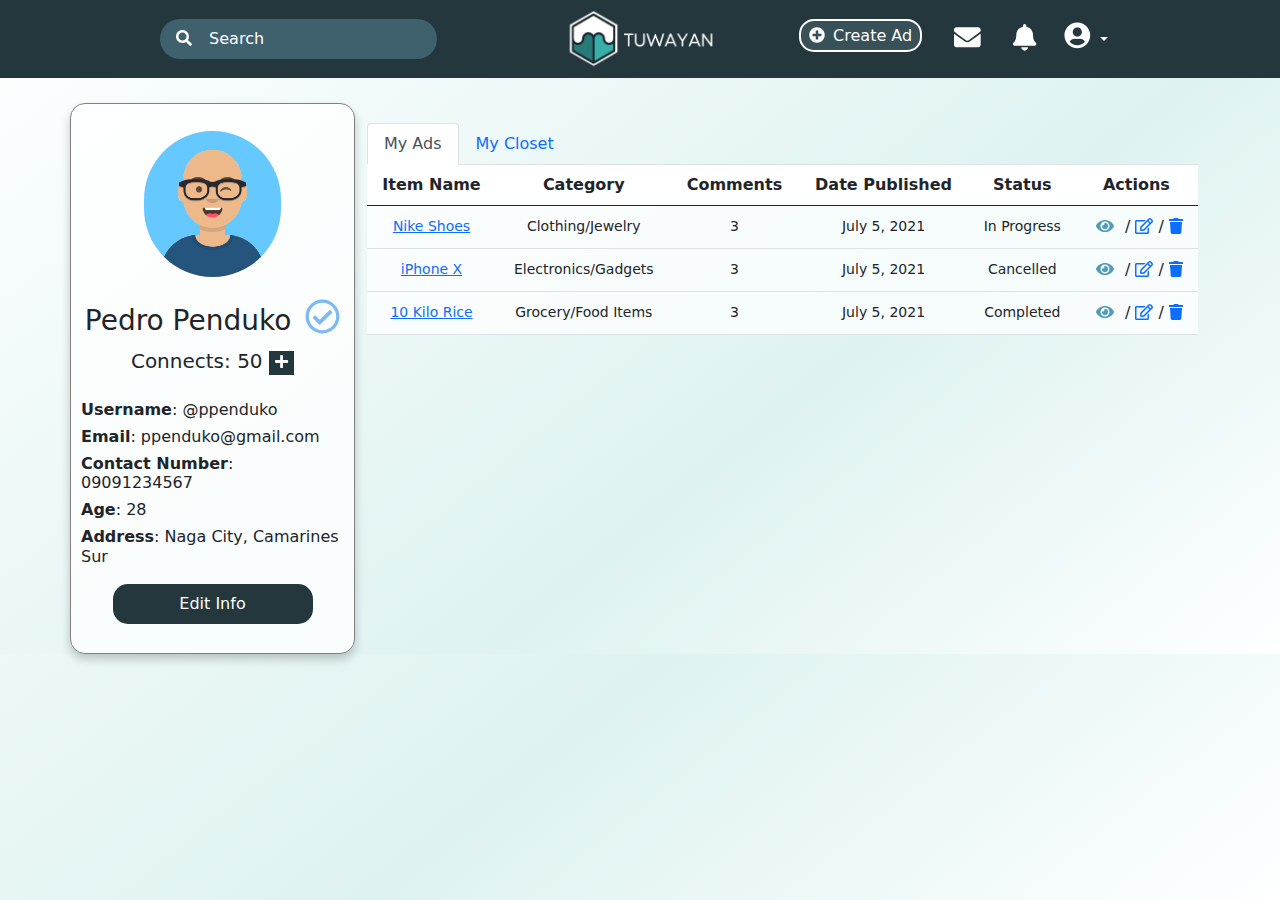
<file: profile.html>
<!doctype html>
<html lang="en">
  <head>
    <!-- Required meta tags -->
    <meta charset="utf-8">
    <meta name="viewport" content="width=device-width, initial-scale=1">

    <!--JS-->
    <script src="js/jquery-3.6.0.min.js"></script>
    <script src="js/popper.min.js"></script>
    <script src="js/bootstrap.min.js"></script>
    <script src="js/all.js"></script>
    
    <!--CSS -->
    <link rel="stylesheet" href="css/bootstrap.min.css" type="text/css" media="all"/>
    <link rel="stylesheet" href="css/style.css" type="text/css" media="all"/>
    <link rel="stylesheet" href="css/all.css" type="text/css"/> <!-- Font Awesome-->

    <title>Advertisement Forms</title>

  </head>

  <body>

    <nav class="navbar navbar-expand-lg navbar-light sticky-top" id="navbar-custom">
      <a class="navbar-brand custom-brand" href="index.html"><img src="assets/logo_2.png" id="logo"></a>
      <button class="navbar-toggler" type="button" data-toggle="collapse" data-target="#navbarSupportedContent" aria-controls="navbarSupportedContent" aria-expanded="false" aria-label="Toggle navigation">
        <span class="navbar-toggler-icon"></span>
      </button>
    
      <div class="collapse navbar-collapse" id="navbarSupportedContent">
        <form class="form-inline my-2 my-lg-0">
          <div id="search">
            <button id="searchbutton" type="submit"><i class="fas fa-search"></i></button>
            <input class="form-control mr-sm-2" id="searchbar" type="search" placeholder="Search" aria-label="Search">
          </div>
        </form>
        <ul class="navbar-nav ms-auto">
          <li class="nav-item nav-item-space" id="create-ad">
              <a class="nav-link" href="createadvertisement.html"><span id="create-ad-button"><i class="fas fa-plus-circle"></i>Create Ad</span><span class="sr-only"></span></a>
            </li>
          <li class="nav-item nav-item-space active">
            <a class="nav-link" href="messages.html"><i class="fas fa-envelope icon-white"></i><span class="sr-only">(current)</span></a>
          </li>
          <li class="nav-item nav-item-space">
              <a class="nav-link" href="notifications.html"><i class="fas fa-bell icon-white"></i><span class="sr-only"></span></a>
            </li>
            <li>
              <div class="dropdown">
                  <button class="btn btn-secondary dropdown-toggle" type="button" id="dropdownMenu2" data-bs-toggle="dropdown" aria-expanded="false" style="background-color: #00808000; border: 0;">
                      <i class="fas fa-user-circle icon-white"></i>
                  </button>
                  <ul class="dropdown-menu" aria-labelledby="dropdownMenu2">
                    <li><a class="dropdown-item" href="profile.html">My Profile</a></li>
                    <li><a class="dropdown-item" href="support.html">Help Support</a></li>
                    <li><hr class="dropdown-divider"></li>
                    <li><a class="dropdown-item" href="login.html">Logout</a></li>
                  </ul>
                </div>
              </li>
        </ul>
      </div>
    </nav>




    <div class="container">

        <div class="row" style="margin-top: 15px;">

            <div class="col-xl-3 col-lg-3 col-sm-3 col-xs-3 usertab spacing">
                <img src="assets/useravatar.jpg" id="useravatar">
                <h3>Pedro Penduko <span><i class="far fa-check-circle" style="font-size: 35px; margin-left: 5px; color:rgba(108, 176, 240, 0.884)"></i></span> </h3>                  
        
               
                <div class="usertabinfo">
                  <span style="text-align: center; font-size: 20px;">Connects: 50 <a href="connects.html"><button type="button" id="addconnects"><i class="fas fa-plus"></i></button></a></span>
                </div>
              </br>


                <div style="text-align: left;">
                    <h6><b>Username</b>: @ppenduko</h6>
                    <h6><b>Email</b>: ppenduko@gmail.com</h6>
                    <h6><b>Contact Number</b>: 09091234567</h6>
                    <h6><b>Age</b>: 28</h6>
                    <h6><b>Address</b>: Naga City, Camarines Sur</h6>
                <div  style="text-align: center;">
                  <a href="forms.html"><button type="button" id="edit-info-button">Edit Info</button></a>
                </div>
              </br>
                
                
                
                    
               



                </div>
                
               




            </div>

            <div class="col-xl-9 col-lg-9 col-sm-9 col-xs-9 profilenavbar">
                <ul class="nav nav-tabs">
                    <li class="nav-item">
                      <a class="nav-link active" aria-current="page" href="profile.html">My Ads</a>
                    </li>
                    <li class="nav-item">
                      <a class="nav-link" href="mycloset.html">My Closet</a>
                    </li>
                  </ul>
                  
                  <div class="tab-pane fade show active" id="myads" role="tabpanel">
                  </div>
                  <div class="row">
                      <div class="col-md-12">
                          <table class="table table-hover myadstable">
                                  <thead class="bg-white ">
                                    <tr>
                                      <th>Item Name</th>
                                      <th>Category</th>
                                      <th>Comments</th>
                                      <th>Date Published</th>
                                      <th>Status</th>
                                      <th>Actions</th>
                                      
                                    </tr>
                                  </thead>
                                  <tbody>
                                    <tr>
                                      <td><a href="ad.html"><small>Nike Shoes</small></a></td>
                                      <td><small>Clothing/Jewelry</small></td>
                                      <td><small>3</small></td>
                                      <td><small>July 5, 2021</small></td>
                                      <td><small>In Progress</small></td>
                                      <td>
                                        <button type="button" id="visibilitybutton">
                                          <i class="fas fa-eye"></i>
                                        </button>
                                          /
                                          <a href="ad.html"><i class="far fa-edit"></i></a>
                                          /
                                          <a href="#"><i class="fa fa-trash"></i></a>
                                      </td>
                                    </tr>
                                    <tr>
                                      <td><a href="ad.html"><small>iPhone X</small></a></td>
                                      <td><small>Electronics/Gadgets</small></td>
                                      <td><small>3</small></td>
                                      <td><small>July 5, 2021</small></td>
                                      <td><small>Cancelled</small></td>
                                      <td>
                                        <button type="button" id="visibilitybutton">
                                          <i class="fas fa-eye"></i>
                                        </button>
                                          /
                                          <a href="ad.html"><i class="far fa-edit"></i></a>
                                          /
                                          <a href="#"><i class="fa fa-trash"></i></a>
                                      </td>
                                    </tr>
                                    <tr>
                                      <td><a href="ad.html"><small>10 Kilo Rice</small></a></td>
                                      <td><small>Grocery/Food Items</small></td>
                                      <td><small>3</small></td>
                                      <td><small>July 5, 2021</small></td>
                                      <td><small>Completed</small></td>
                                      <td>
                                        <button type="button" id="visibilitybutton">
                                          <i class="fas fa-eye"></i>
                                        </button>
                                          /
                                          <a href="ad.html"><i class="far fa-edit"></i></a>
                                          /
                                          <a href="#"><i class="fa fa-trash"></i></a>
                                      </td>
                                    </tr>

                                   
                                  </tbody>
                                </table>
                      </div>
                  </div> 
                  </div>


            </div>


        </div><!--End of row-->
    </div><!--End of Container-->
  









 
      







  </body>
</html>
</file>
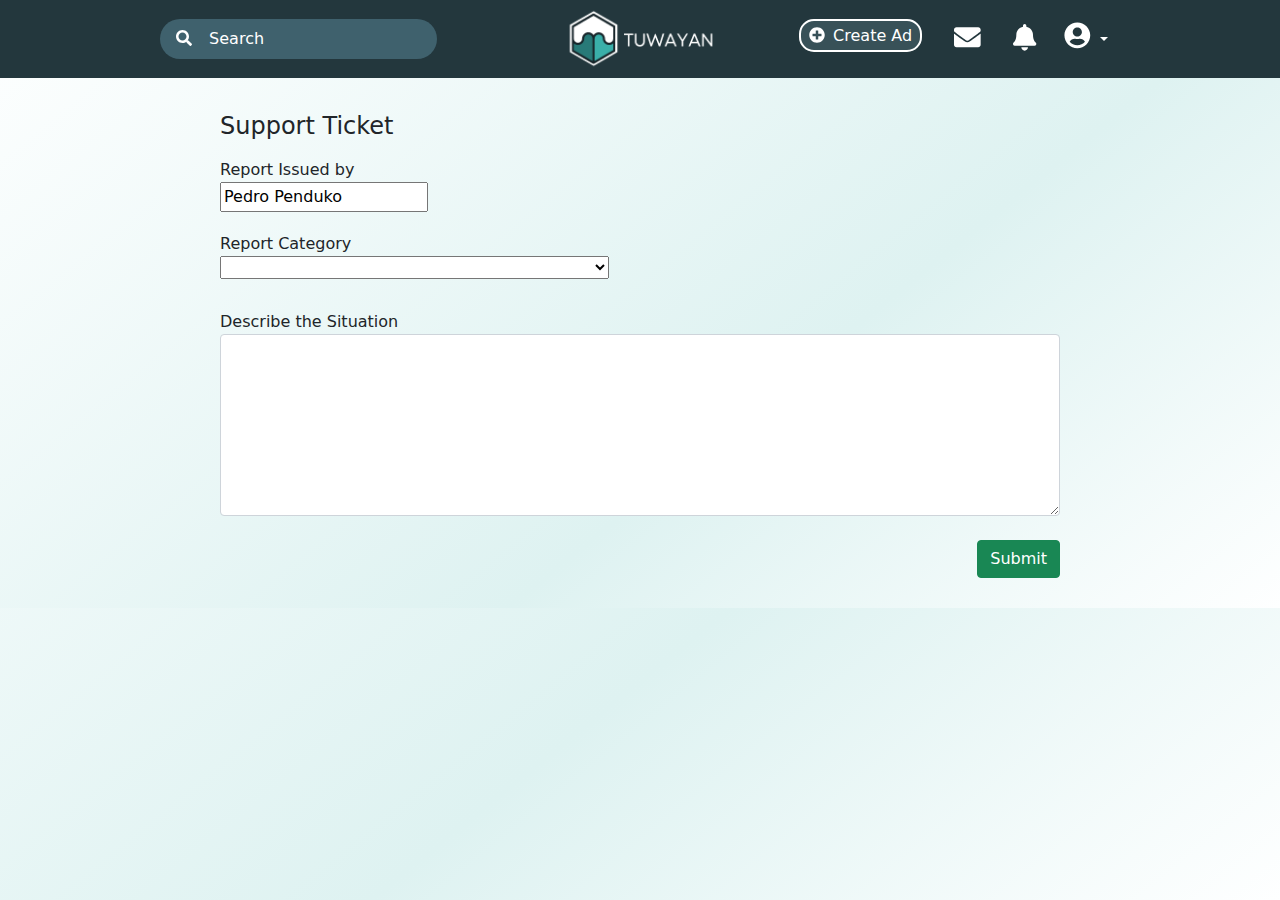
<file: support.html>
<!doctype html>
<html lang="en">
  <head>
    <!-- Required meta tags -->
    <meta charset="utf-8">
    <meta name="viewport" content="width=device-width, initial-scale=1">

    <!--JS-->
    <script src="js/jquery-3.6.0.min.js"></script>
    <script src="js/popper.min.js"></script>
    <script src="js/bootstrap.min.js"></script>
    <script src="js/all.js"></script>
    
    <!--CSS -->
    <link rel="stylesheet" href="css/bootstrap.min.css" type="text/css" media="all"/>
    <link rel="stylesheet" href="css/style.css" type="text/css" media="all"/>
    <link rel="stylesheet" href="css/all.css" type="text/css"/> <!-- Font Awesome-->

    <title>Advertisement Forms</title>

  </head>

  <body>

    <nav class="navbar navbar-expand-lg navbar-light sticky-top" id="navbar-custom">
      <a class="navbar-brand custom-brand" href="index.html"><img src="assets/logo_2.png" id="logo"></a>
      <button class="navbar-toggler" type="button" data-toggle="collapse" data-target="#navbarSupportedContent" aria-controls="navbarSupportedContent" aria-expanded="false" aria-label="Toggle navigation">
        <span class="navbar-toggler-icon"></span>
      </button>
    
      <div class="collapse navbar-collapse" id="navbarSupportedContent">
        <form class="form-inline my-2 my-lg-0">
          <div id="search">
            <button id="searchbutton" type="submit"><i class="fas fa-search"></i></button>
            <input class="form-control mr-sm-2" id="searchbar" type="search" placeholder="Search" aria-label="Search">
          </div>
        </form>
        <ul class="navbar-nav ms-auto">
          <li class="nav-item nav-item-space" id="create-ad">
              <a class="nav-link" href="createadvertisement.html"><span id="create-ad-button"><i class="fas fa-plus-circle"></i>Create Ad</span><span class="sr-only"></span></a>
            </li>
          <li class="nav-item nav-item-space active">
            <a class="nav-link" href="messages.html"><i class="fas fa-envelope icon-white"></i><span class="sr-only">(current)</span></a>
          </li>
          <li class="nav-item nav-item-space">
              <a class="nav-link" href="notifications.html"><i class="fas fa-bell icon-white"></i><span class="sr-only"></span></a>
            </li>
          <li>
            <div class="dropdown">
                <button class="btn btn-secondary dropdown-toggle" type="button" id="dropdownMenu2" data-bs-toggle="dropdown" aria-expanded="false" style="background-color: #00808000; border: 0;">
                    <i class="fas fa-user-circle icon-white"></i>
                </button>
                <ul class="dropdown-menu" aria-labelledby="dropdownMenu2">
                  <li><a class="dropdown-item" href="profile.html">My Profile</a></li>
                  <li><a class="dropdown-item" href="support.html">Help Support</a></li>
                  <li><hr class="dropdown-divider"></li>
                  <li><button class="dropdown-item" type="button">Logout</button></li>
                </ul>
              </div>
            </li>

        </ul>
      </div>
    </nav>





  <div id="content" style="padding: 30px 120px 30px 120px;">
    <div class="row-fluid">
        <form class="form-horizontal">
          <fieldset>
            <div id="legend">
              <legend class="">Support Ticket</legend>
              
            </div>
            <!-- Name -->
            <div class="control-group" style="margin-top: 50px;">
              <label class="control-label"  for="username">Report Issued by</label>
              <div class="controls">
                <input type="text" id="username" name="username" placeholder="" class="input-xlarge" value="Pedro Penduko" readonly>
              </div>
            </div>
       
          
            <!-- Expiry-->
            <div class="control-group" style="margin-top: 20px;">
              <label class="control-label" for="password">Report Category</label>
              <div class="controls">
                <select class="span3" name="reportcategory" id="reportcategory">
                  <option></option>
                  <option value="01">Fraudulent users</option>
                  <option value="02">Product different from photos/Advertisements</option>
                  <option value="03">Cheap quality products/Product damage</option>
                  <option value="01">Others</option>
                </select>
                
              </div>
            </div>
       
            <!--Ticket Documentation -->
            <div class="control-group" style="margin-top: 30px;">
                <label class="control-label"  for="username">Describe the Situation</label>
                <div class="controls">
                    <textarea class="form-control" id="ticketDocumentation" rows="7" name="ticketDocumentation" placeholder=""></textarea>
                </div>
              </div>


            </br>
            <!-- Submit -->
            <div class="control-group" style="float: right;">
              <div class="controls">
                
                <button class="btn btn-success">Submit</button>
              </div>
            </div>
       
          </fieldset>
        </form>
      </div>
      </div>    


 
      







  </body>
</html>
</file>
<file: css/style.css>
html, body {
    width: 100%;
    min-height: 100%;
    margin: 0;
    background: linear-gradient(321deg, rgba(254,255,255,1) 0%, rgba(222,242,241,1) 38%, rgba(254,255,255,1) 100%);
    /*font-size: 16px;*/
}

.custom-brand {
    position: absolute !important;
    transform: translateX(-50%) !important;
    left: 50% !important;
}


#additem{
    width: 150PX;
    height: 40px;
    background-color: #23373d;
    color: white;
    border-radius: 15px;
    border: 0;
}


#addconnects{
    font-size: 15px;
    border: 0;
    background-color: #23373d;
    color: white;
}



#showitem{
    height: 250px;
    margin-bottom: 20px;
    border: 1px solid rgba(128, 128, 128, 0.322);
}


.icon-white {
    color: rgb(255, 255, 255);
    font-size: 20pt;
}

.nav-link:hover .icon-white {
    color: #84eee9;
}

#create-ad-button {
    width: 2em;
    height: auto;
    padding: 0.3em 0.5em;
    background-color: rgba(78, 109, 117, 0.493);
    color: white;
    border-radius: 15px;
    border: 2px solid white;
}


#create-ad-button:hover {
    width: 2em;
    height: auto;
    padding: 0.3em 0.5em;
    background-color: hsla(196, 28%, 19%, 0.493);
    color: white;
    border-radius: 15px;
    border: 2px solid white;
}

.formsbg{
    padding: 40px 100px 40px 100px;
    background-color: rgba(255, 255, 255, 0.63);
    border-radius: 25px;
    border: 1px solid gray;
}

#Save{
    width: 100PX;
    height: 30px;
    background-color: #23373d;
    color: white;
    float: right;
    border-radius: 10px;
    border: 1px solid gray;
}


#ViewItem{
    width: 200PX;
    height: 40px;
    background-color: #23373d;
    color: white;
    border-radius: 10px;
    border: 1px solid gray;
}


#displayitem{
    height: auto;
    width: auto;

}

#edit-info-button{ 
    margin-top: 10px;
    width: 200PX;
    height: 40px;
    background-color: #23373d;
    color: white;
    border-radius: 15px;
    border: 0;

}



#create-ad-button > .fa-plus-circle {
    margin-right: 0.5em;
    
}

#logo {
    width: auto;
    height: 3.5em;
}

.contactsUI{
    padding: 10px 5px 10px 5px;
    background-color: red;
}

#search {
    background-color: #3f616d;
    border-radius: 1.5em;
    width: 100%;
}

#searchbar {
    width: 15em;
    background-color: #00000000;
    border: none;
    color: white !important;
    display: inline-block;
}

#searchbar::placeholder {
    color: white;
}

#searchbar:focus {
    box-shadow:  0 !important;
    box-shadow:  0 0 0 2px #9bd8d500;
}

#searchbar:hover {
    box-shadow:  0;
}

#searchbutton {
    background-color: #3aafa900;
    border: none;
    color: white;
    text-align: center;
    text-decoration: none;
    font-size: 16px;
    padding: 0.5em 0 0.5em 1em;
}

#searchbutton:focus {
    box-shadow:  0 0 0 2px #9bd8d500;
}

#searchbutton:hover {
    color: #84eee9;
}

#navbar-custom {
    background-color: #23373d;
}


#loginFB{
    background-size: cover;

}

#logingmail{
    background-size: cover;
}

.loginbg{
    background: rgb(35,55,61);
    background: linear-gradient(180deg, rgba(35,55,61,1) 0%, rgba(51,69,74,1) 30%, rgba(59,75,79,1) 100%);    height: 100vh;
    width: 101.1%;
}

.nav-item-space {
    margin: 0 0.5em;
}

/** {
    border: 1px solid red;
}*/

#content {
    
    margin-left: 10px;
    margin-right: 10px;
    padding-top: 20px;
    
}

#sidebar {
    width: 15%;
    height: 100%;
    display: inline-block;
    padding: 5px;
}

#sidebar-content {
    position: fixed;
    border-right: 1px solid #23373d8e;
    padding-right: 1.5em;
}

.itempic{
    font-size: 300px;  
}

.itemdescription{
    text-align: center;
    padding-top: 40px;
}

.advertisementdescription{
    display: inline-block;
}

.CommentSection{
    display: grid;
    grid-template-rows: 10% 65% 25%;
}

.CommentSectionHeader{
    grid-row: 1;
}

.commentarea{
    padding: 5px 20px 5px 20px;
    grid-row: 2;
    height: 60vh;
    padding-right: 30px;

    
}

.editprofiledetails{
    border: 0px;
    background-color: rgba(255, 255, 255, 0);
}

.profilenavbar{
    padding-top: 30px;
}


.usertab{
    margin-top: 15px;
    padding-top: 35px;
    text-align: center;
}


#useravatar{
    height: 150px;
    margin-bottom: 20px;
    margin-top: 20px;
    border-radius: 100px;
    border: 2px solid white;
}

.commenttextarea{
    
    grid-row: 3;
}


#ctextarea{
    height: 50px;
    width: 450px;
}

.comments{
    box-shadow: 0px 5px 10px #00000036;
    padding: 5px 10px 5px 10px;
    margin-top: 10px;
}

.usercomment{
    font: 50px;
}


#mycloset{
    background-color: rgba(255, 255, 255, 0.712);
}

#myads{
    background-color: rgba(255, 255, 255, 0.712);

}


#defaultitemphoto{
    border: 1px solid black;
    height: 150px;
    margin: 10px 20px 10px 15px;
    background-color: rgb(255, 255, 255, 0.8);
}




#itemimage{
    height: 100px;
}



#main {
    width: 80%;
    height: 100%;
    display: inline-block;
    vertical-align: top;
}

.demo {
    padding: 10px 15px 10px 15px;
}


.spacing{
    padding: 5px 10px 5px 10px;
    margin-top: 10px;
    background-color: rgba(255, 255, 255, 0.781);
    border: 1px solid gray;
    border-radius: 15px;
    box-shadow: 0px 5px 10px #00000036;
}



#item{
    height: 150px;
}

#visibilitybutton{
    color: rgb(81, 155, 184);
    background-color: rgba(255, 255, 255, 0);
    border: 0;
}

.myadstable{
    width: 100%;
    table-layout: auto;
    text-align: center;
    background-color: rgba(255, 255, 255, 0.719);
}



.ad {
    width: 100%;
    height: 100%;
    border: 1px solid gray;
    border-radius: 10px;
    padding: 10px;
    box-shadow: 0px 5px 10px #00000036;
	background: linear-gradient(321deg, #ffffffa8, #ffffffb0 , #ffffffa8);
    text-align: center;
}



.defphoto{
    font-size: 100px;
}

.test{
    background-color: black;
}


#viewitem{
    margin-left: 25%;
    background-color: white;
    width: 100px;
    border: 1px solid rgba(0, 0, 0, 0.534);
    border-radius: 10px;

}

@media screen and (min-width: 581px) {
    #content {
        margin-left: 100px;
        margin-right: 100px;
        padding-top: 25px;
    }

    #navbar-custom {
        padding: 1em 10em;
    }
}


.chat-app .people-list {
    width: 280px;
    position: absolute;
    left: 0;
    top: 0;
    padding: 20px;
    z-index: 7
}

.chat-app .chat {
    margin-left: 280px;
    border-left: 1px solid #eaeaea
}

.people-list {
    -moz-transition: .5s;
    -o-transition: .5s;
    -webkit-transition: .5s;
    transition: .5s
}

.people-list .chat-list li {
    padding: 10px 15px;
    list-style: none;
    border-radius: 3px
}

.people-list .chat-list li:hover {
    background: #efefef;
    cursor: pointer
}

.people-list .chat-list li.active {
    background: #efefef
}

.people-list .chat-list li .name {
    font-size: 15px
}

.people-list .chat-list img {
    width: 45px;
    border-radius: 50%
}

.people-list img {
    float: left;
    border-radius: 50%
}

.people-list .about {
    float: left;
    padding-left: 8px
}

.people-list .status {
    color: #999;
    font-size: 13px
}

.chat .chat-header {
    padding: 15px 20px;
    border-bottom: 2px solid #f4f7f6
}

.chat .chat-header img {
    float: left;
    border-radius: 40px;
    width: 40px
}

.chat .chat-header .chat-about {
    float: left;
    padding-left: 10px
}

.chat .chat-history {
    padding: 20px;
    border-bottom: 2px solid #fff
}

.chat .chat-history ul {
    padding: 0
}

.chat .chat-history ul li {
    list-style: none;
    margin-bottom: 30px
}

.chat .chat-history ul li:last-child {
    margin-bottom: 0px
}

.chat .chat-history .message-data {
    margin-bottom: 15px
}

.chat .chat-history .message-data img {
    border-radius: 40px;
    width: 40px
}

.chat .chat-history .message-data-time {
    color: #434651;
    padding-left: 6px
}

.chat .chat-history .message {
    color: #444;
    padding: 18px 20px;
    line-height: 26px;
    font-size: 16px;
    border-radius: 7px;
    display: inline-block;
    position: relative
}

.chat .chat-history .message:after {
    bottom: 100%;
    left: 7%;
    border: solid transparent;
    content: " ";
    height: 0;
    width: 0;
    position: absolute;
    pointer-events: none;
    border-bottom-color: #fff;
    border-width: 10px;
    margin-left: -10px
}

.chat .chat-history .my-message {
    background: #efefef
}

.chat .chat-history .my-message:after {
    bottom: 100%;
    left: 30px;
    border: solid transparent;
    content: " ";
    height: 0;
    width: 0;
    position: absolute;
    pointer-events: none;
    border-bottom-color: #efefef;
    border-width: 10px;
    margin-left: -10px
}

.chat .chat-history .other-message {
    background: #e8f1f3;
    text-align: right
}

.chat .chat-history .other-message:after {
    border-bottom-color: #e8f1f3;
    left: 93%
}

.chat .chat-message {
    padding: 20px
}

.online,
.offline,
.me {
    margin-right: 2px;
    font-size: 8px;
    vertical-align: middle
}

.online {
    color: #86c541
}

.offline {
    color: #e47297
}

.me {
    color: #1d8ecd
}

.float-right {
    float: right
}
.clearfix:after {
    visibility: hidden;
    display: block;
    font-size: 0;
    content: " ";
    clear: both;
    height: 0
    
}

@media only screen and (max-width: 767px) {
    .chat-app .people-list {
        height: 465px;
        width: 100%;
        overflow-x: auto;
        background: #fff;
        left: -400px;
        display: none
    }
    .chat-app .people-list.open {
        left: 0
    }
    .chat-app .chat {
        margin: 0
    }
    .chat-app .chat .chat-header {
        border-radius: 0.55rem 0.55rem 0 0
    }
    .chat-app .chat-history {
        height: 300px;
        overflow-x: auto
    }
}







@media only screen and (min-width: 768px) and (max-width: 992px) {
    .chat-app .chat-list {
        height: 650px;
        overflow-x: auto
    }
    .chat-app .chat-history {
        height: 600px;
        overflow-x: auto
    }
}

@media only screen and (min-device-width: 768px) and (max-device-width: 1024px) and (orientation: landscape) and (-webkit-min-device-pixel-ratio: 1) {
    .chat-app .chat-list {
        height: 480px;
        overflow-x: auto
    }
    .chat-app .chat-history {
        height: calc(100vh - 350px);
    }
}
</file>
